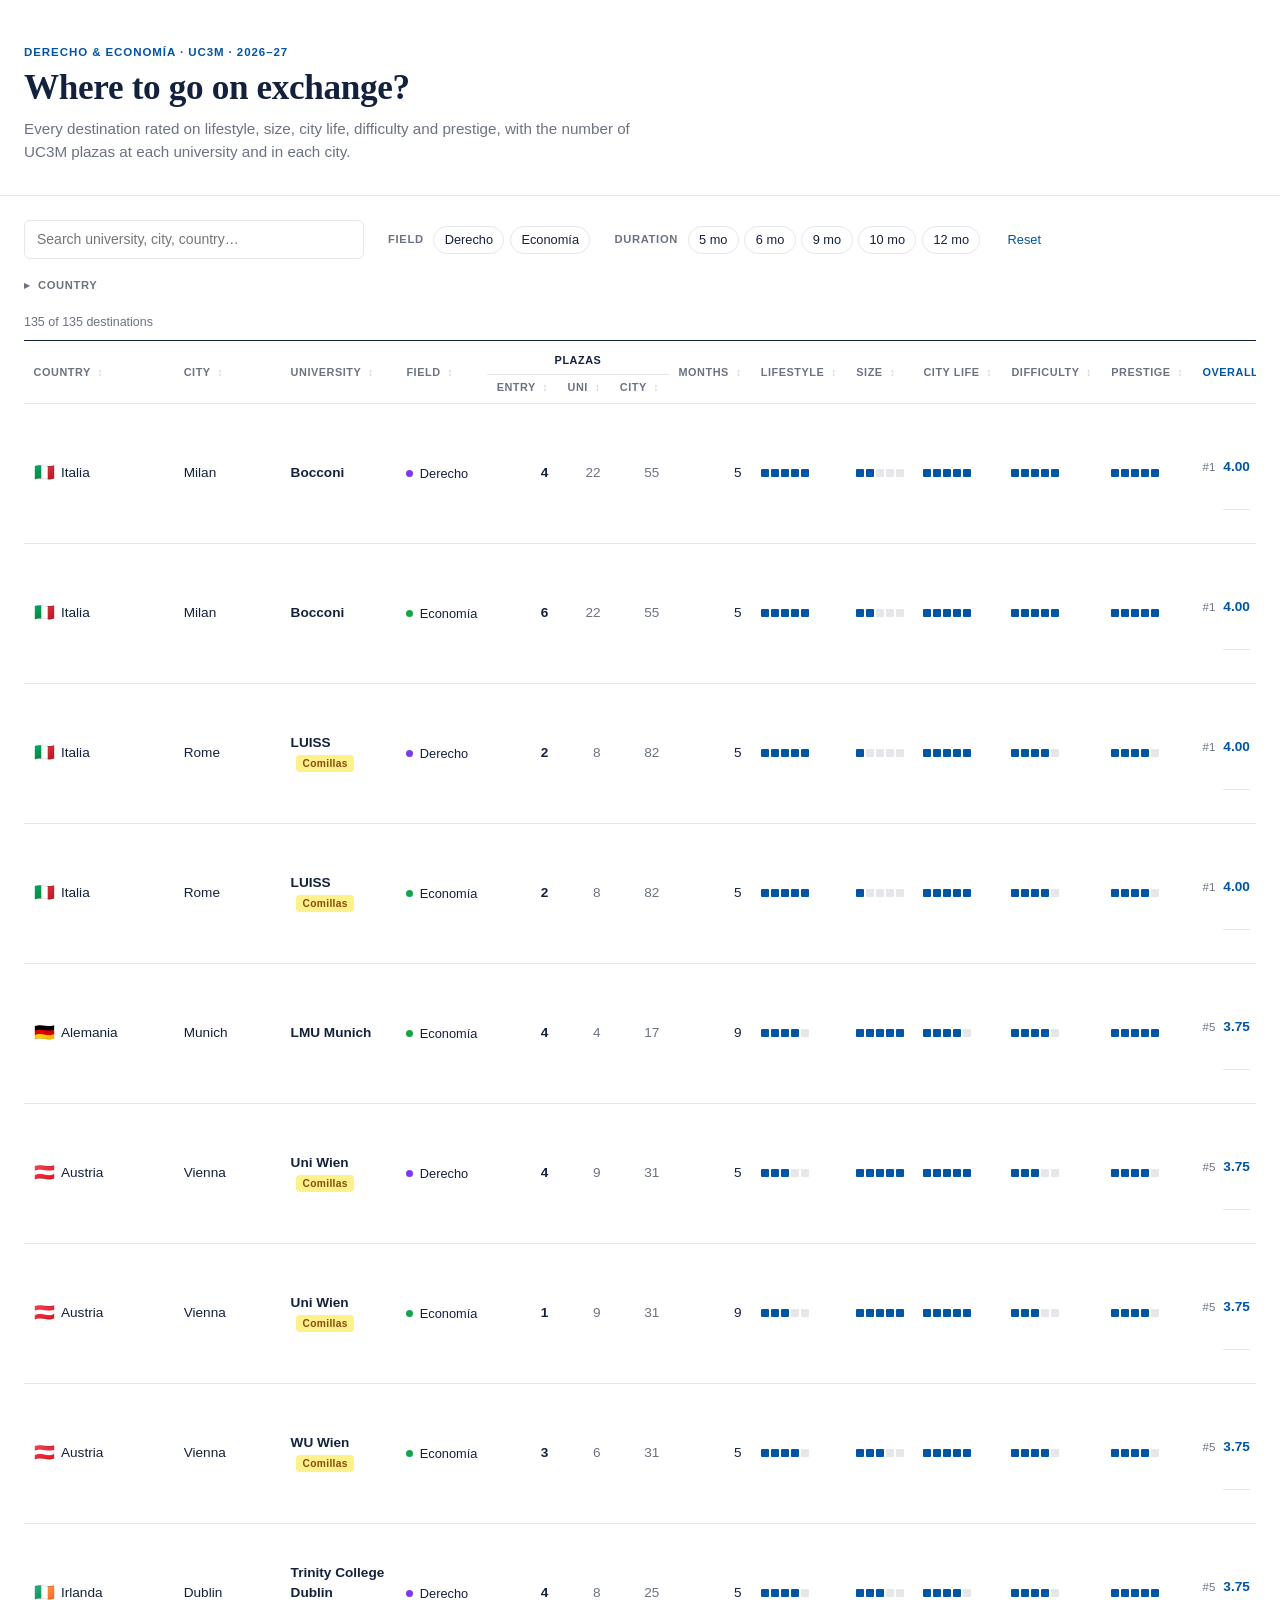
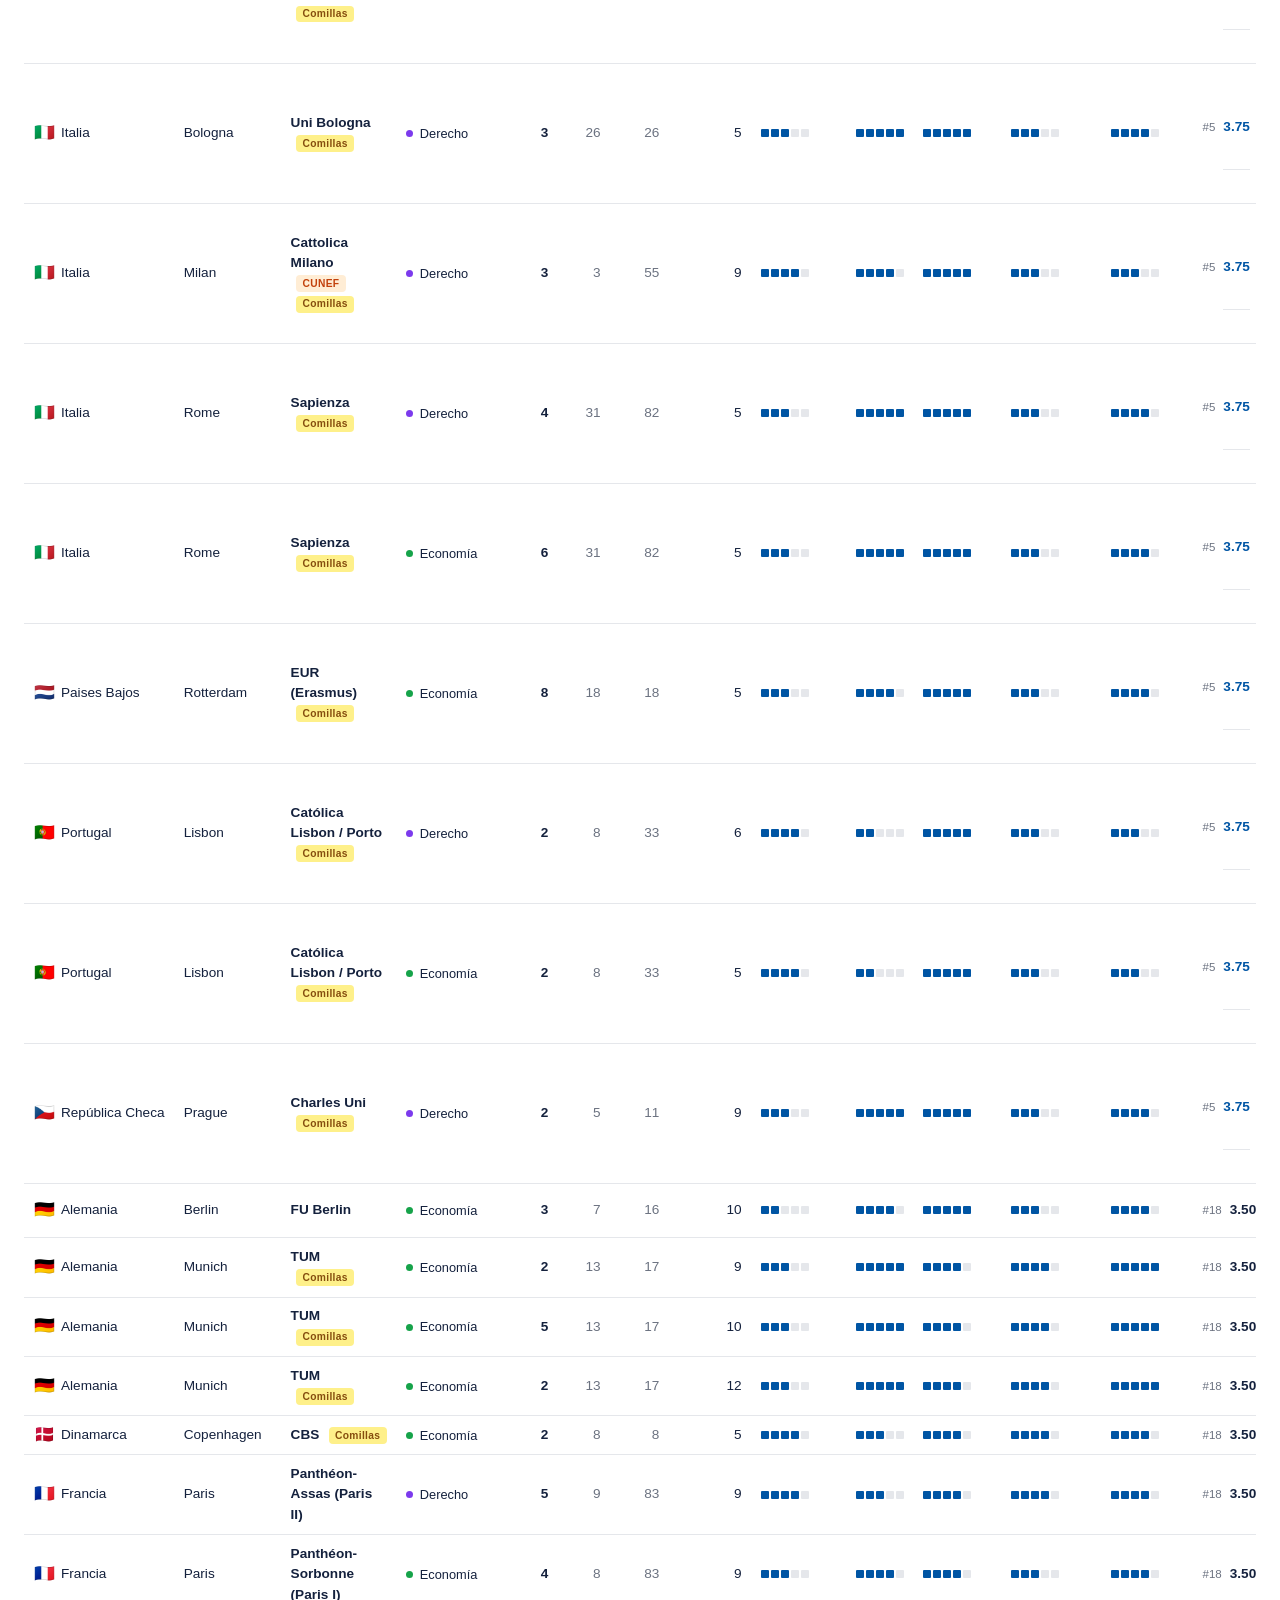
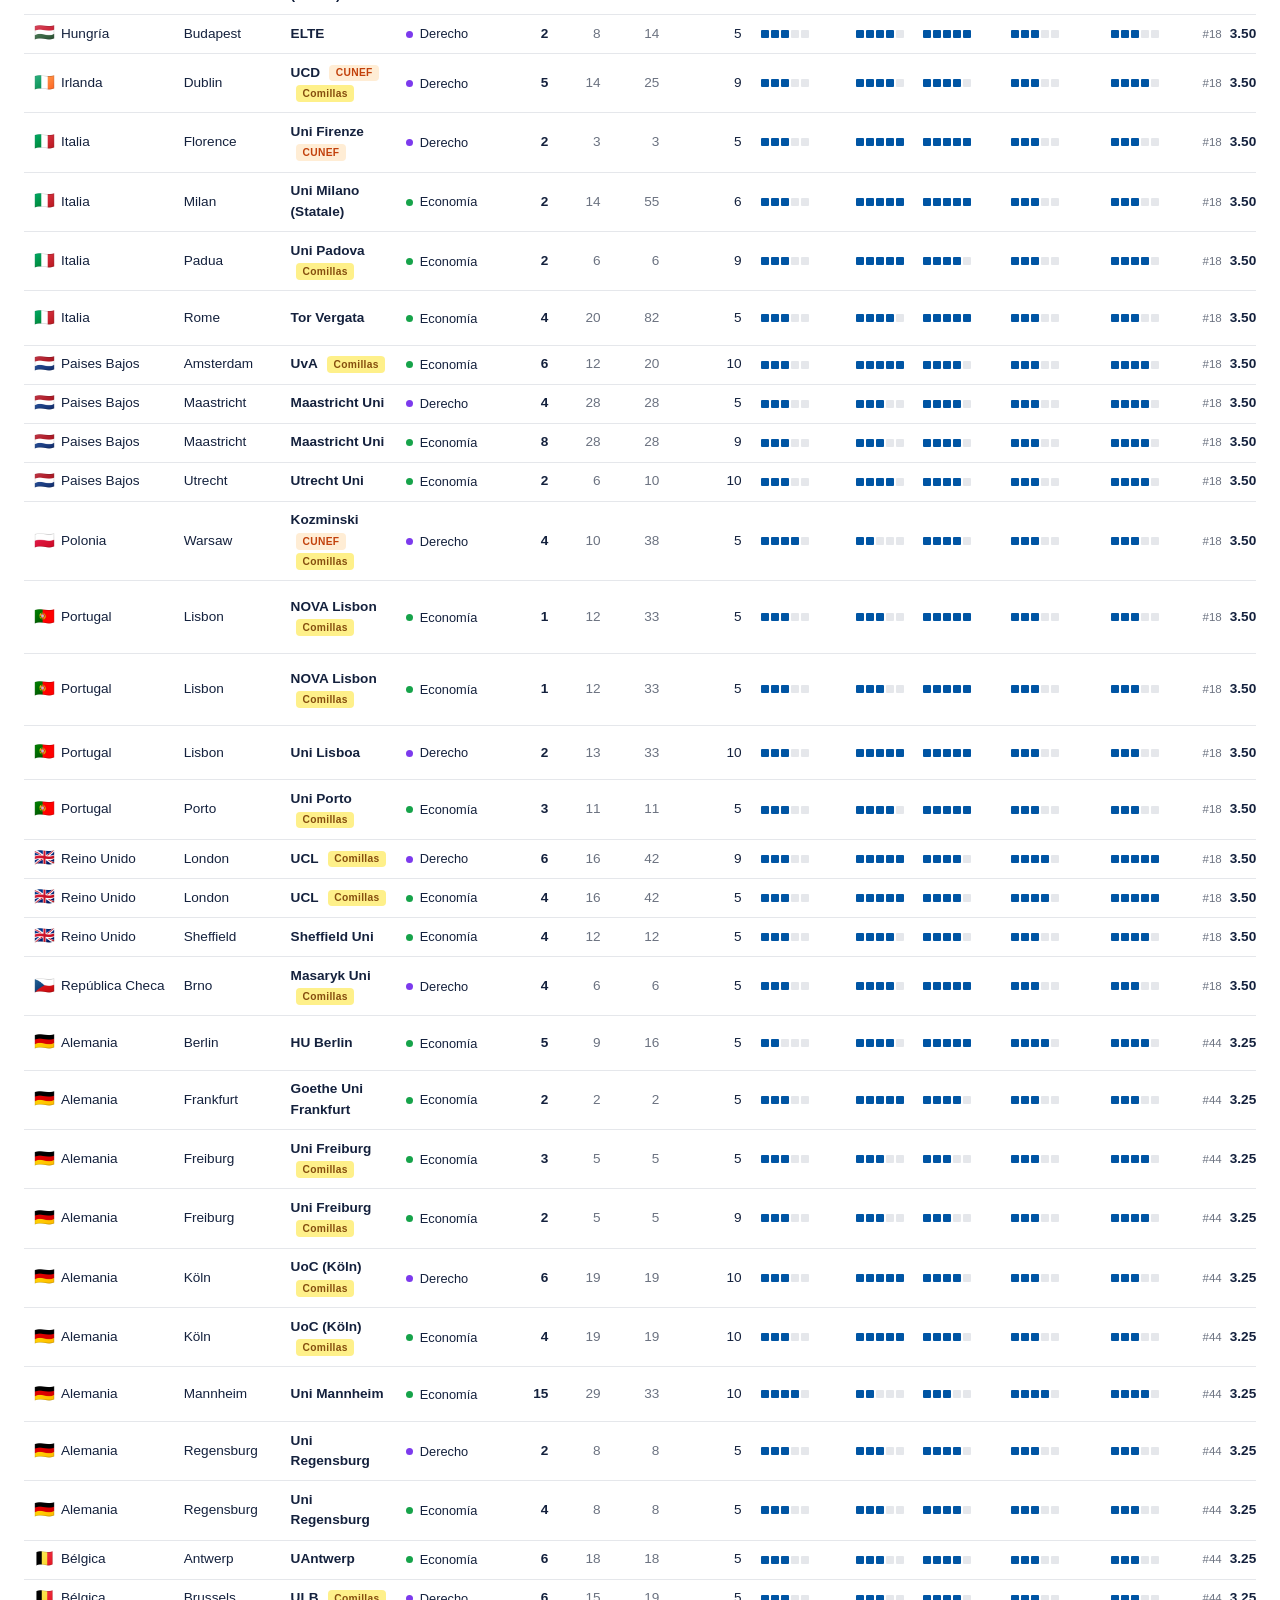
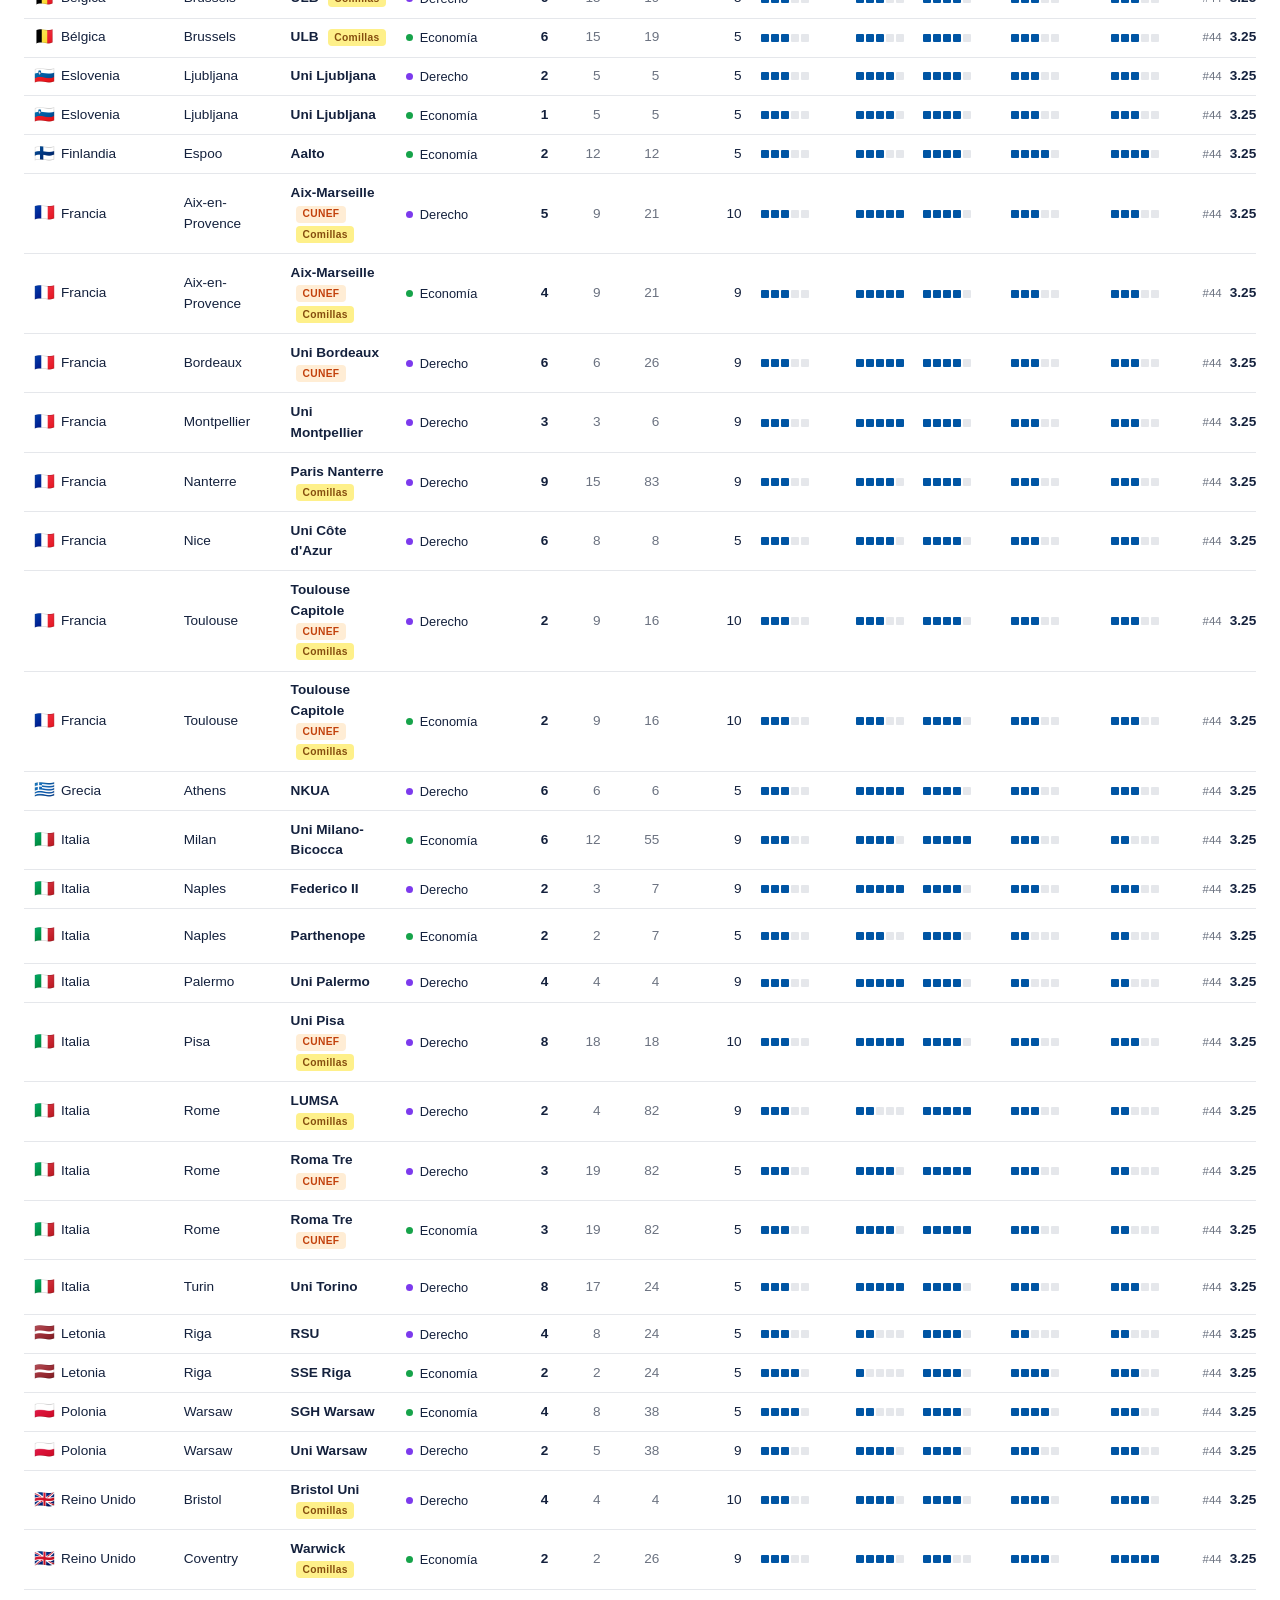
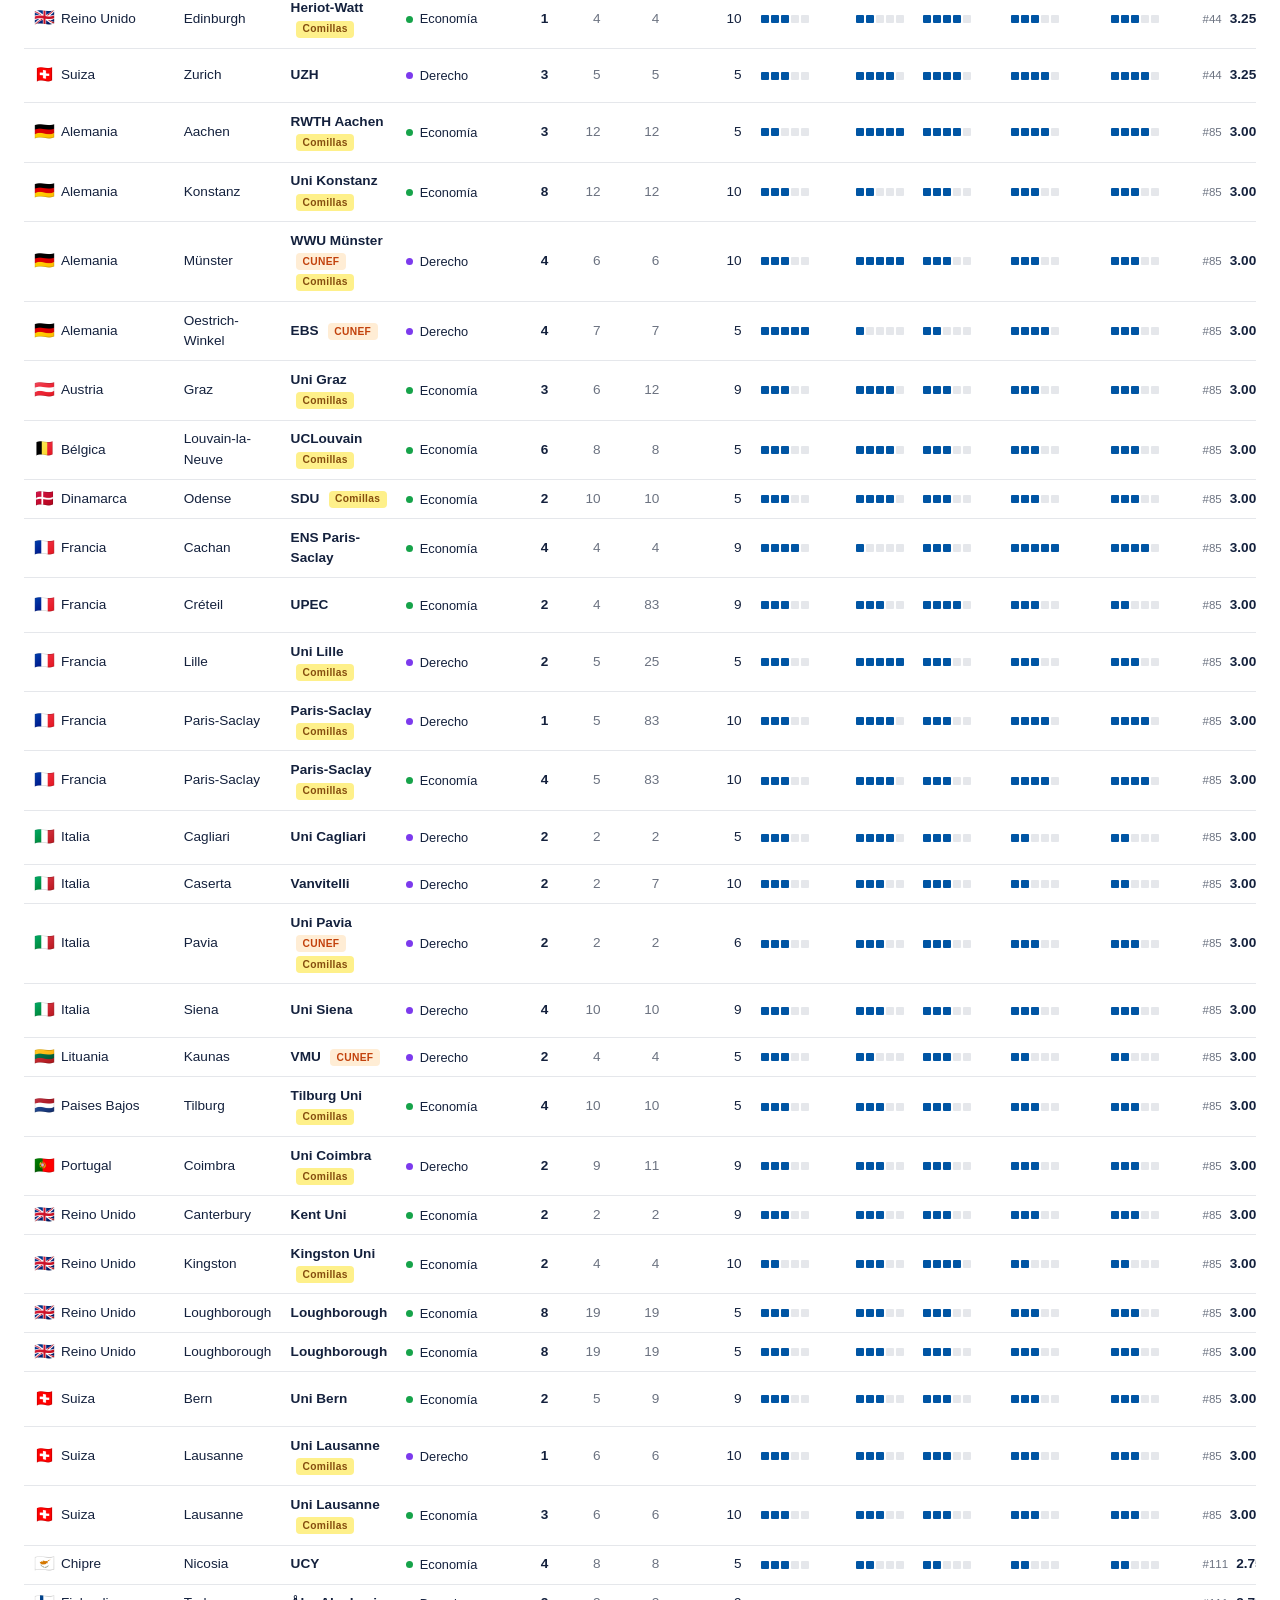
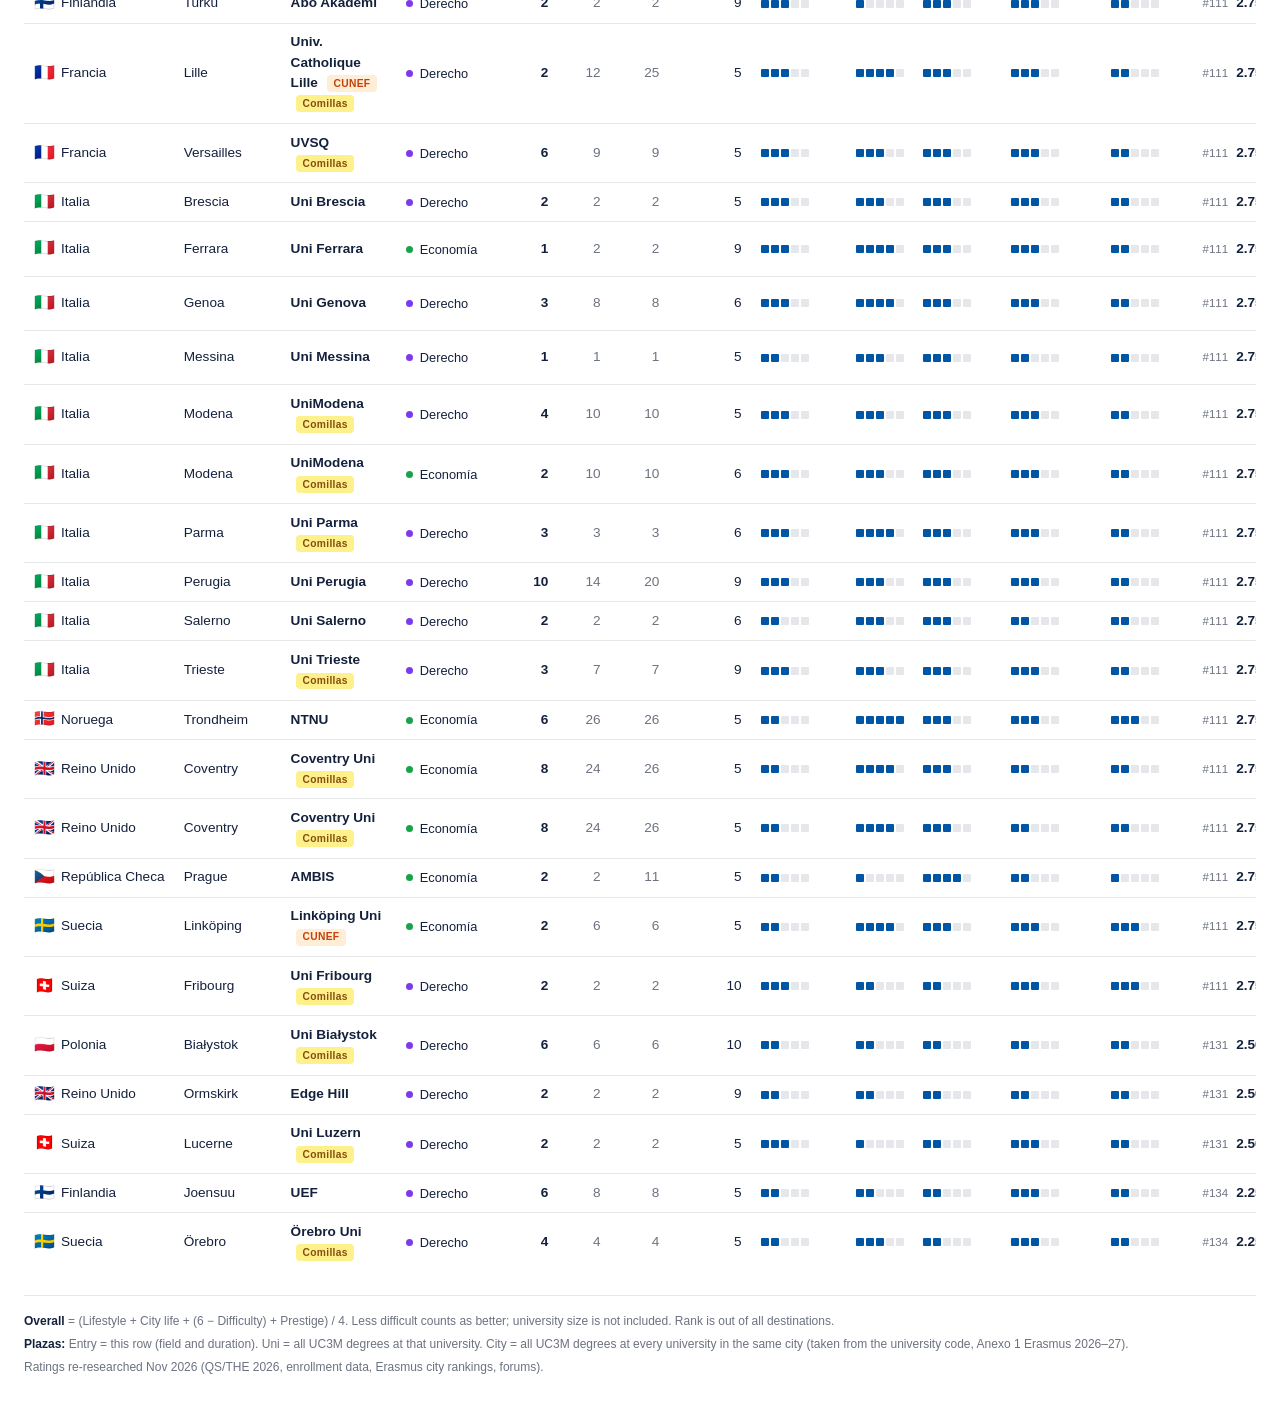
<file: index.html>
<!DOCTYPE html>
<html lang="es">
<head>
<meta charset="UTF-8">
<meta name="viewport" content="width=device-width, initial-scale=1.0">
<title>Exchange destinations</title>
<link rel="stylesheet" href="style.css">
<base target="_blank">
</head>
<body>
  <header class="top">
    <div class="wrap">
      <p class="eyebrow">Derecho &amp; Economía · UC3M · 2026–27</p>
      <h1>Where to go on exchange?</h1>
      <p class="lede">Every destination rated on lifestyle, size, city life, difficulty and prestige, with the number of UC3M plazas at each university and in each city.</p>
    </div>
  </header>

  <main class="wrap">
    <section class="toolbar">
      <input type="search" id="search" placeholder="Search university, city, country…" aria-label="Search">
      <div class="group"><span class="group-label">Field</span><div class="slicer" id="slicer-field"></div></div>
      <div class="group"><span class="group-label">Duration</span><div class="slicer" id="slicer-meses"></div></div>
      <button class="link-btn" onclick="clearAll()">Reset</button>
    </section>

    <div class="countries" id="countries">
      <button class="countries-toggle" type="button" aria-expanded="false" aria-controls="countries-body">
        <span class="chev">▸</span> Country <span id="country-count"></span>
      </button>
      <div class="countries-body" id="countries-body">
        <div class="countries-inner"><div class="slicer" id="slicer-country"></div></div>
      </div>
    </div>

    <p class="count" id="count"></p>

    <div class="table-wrap">
      <table>
        <thead>
          <tr>
            <th rowspan="2" data-key="country">Country <span class="sort-icon">↕</span></th>
            <th rowspan="2" data-key="city">City <span class="sort-icon">↕</span></th>
            <th rowspan="2" data-key="university">University <span class="sort-icon">↕</span></th>
            <th rowspan="2" data-key="field">Field <span class="sort-icon">↕</span></th>
            <th colspan="3" class="group-head">Plazas</th>
            <th rowspan="2" data-key="meses">Months <span class="sort-icon">↕</span></th>
            <th rowspan="2" data-key="lifestyle">Lifestyle <span class="sort-icon">↕</span></th>
            <th rowspan="2" data-key="size">Size <span class="sort-icon">↕</span></th>
            <th rowspan="2" data-key="citylife">City life <span class="sort-icon">↕</span></th>
            <th rowspan="2" data-key="difficulty">Difficulty <span class="sort-icon">↕</span></th>
            <th rowspan="2" data-key="prestige">Prestige <span class="sort-icon">↕</span></th>
            <th rowspan="2" data-key="overall">Overall <span class="sort-icon">↕</span></th>
            <th rowspan="2" data-key="nivel">Language <span class="sort-icon">↕</span></th>
          </tr>
          <tr class="subhead">
            <th data-key="plazas" title="Plazas for this exact entry (field and duration)">Entry <span class="sort-icon">↕</span></th>
            <th data-key="plazasUni" title="All UC3M plazas at this university, every degree">Uni <span class="sort-icon">↕</span></th>
            <th data-key="plazasCity" title="All UC3M plazas in this city, every university and degree">City <span class="sort-icon">↕</span></th>
          </tr>
        </thead>
        <tbody id="tbody"></tbody>
      </table>
      <div id="empty" class="empty" style="display:none">No matching destinations</div>
    </div>

    <footer>
      <p><b>Overall</b> = (Lifestyle + City life + (6 − Difficulty) + Prestige) / 4. Less difficult counts as better; university size is not included. Rank is out of all destinations.</p>
      <p><b>Plazas:</b> Entry = this row (field and duration). Uni = all UC3M degrees at that university. City = all UC3M degrees at every university in the same city (taken from the university code, Anexo 1 Erasmus 2026–27).</p>
      <p>Ratings re-researched Nov 2026 (QS/THE 2026, enrollment data, Erasmus city rankings, forums).</p>
    </footer>
  </main>

  <script src="uc3m-plazas.js"></script>
  <script src="data.js"></script>
  <script src="script.js"></script>
</body>
</html>
</file>
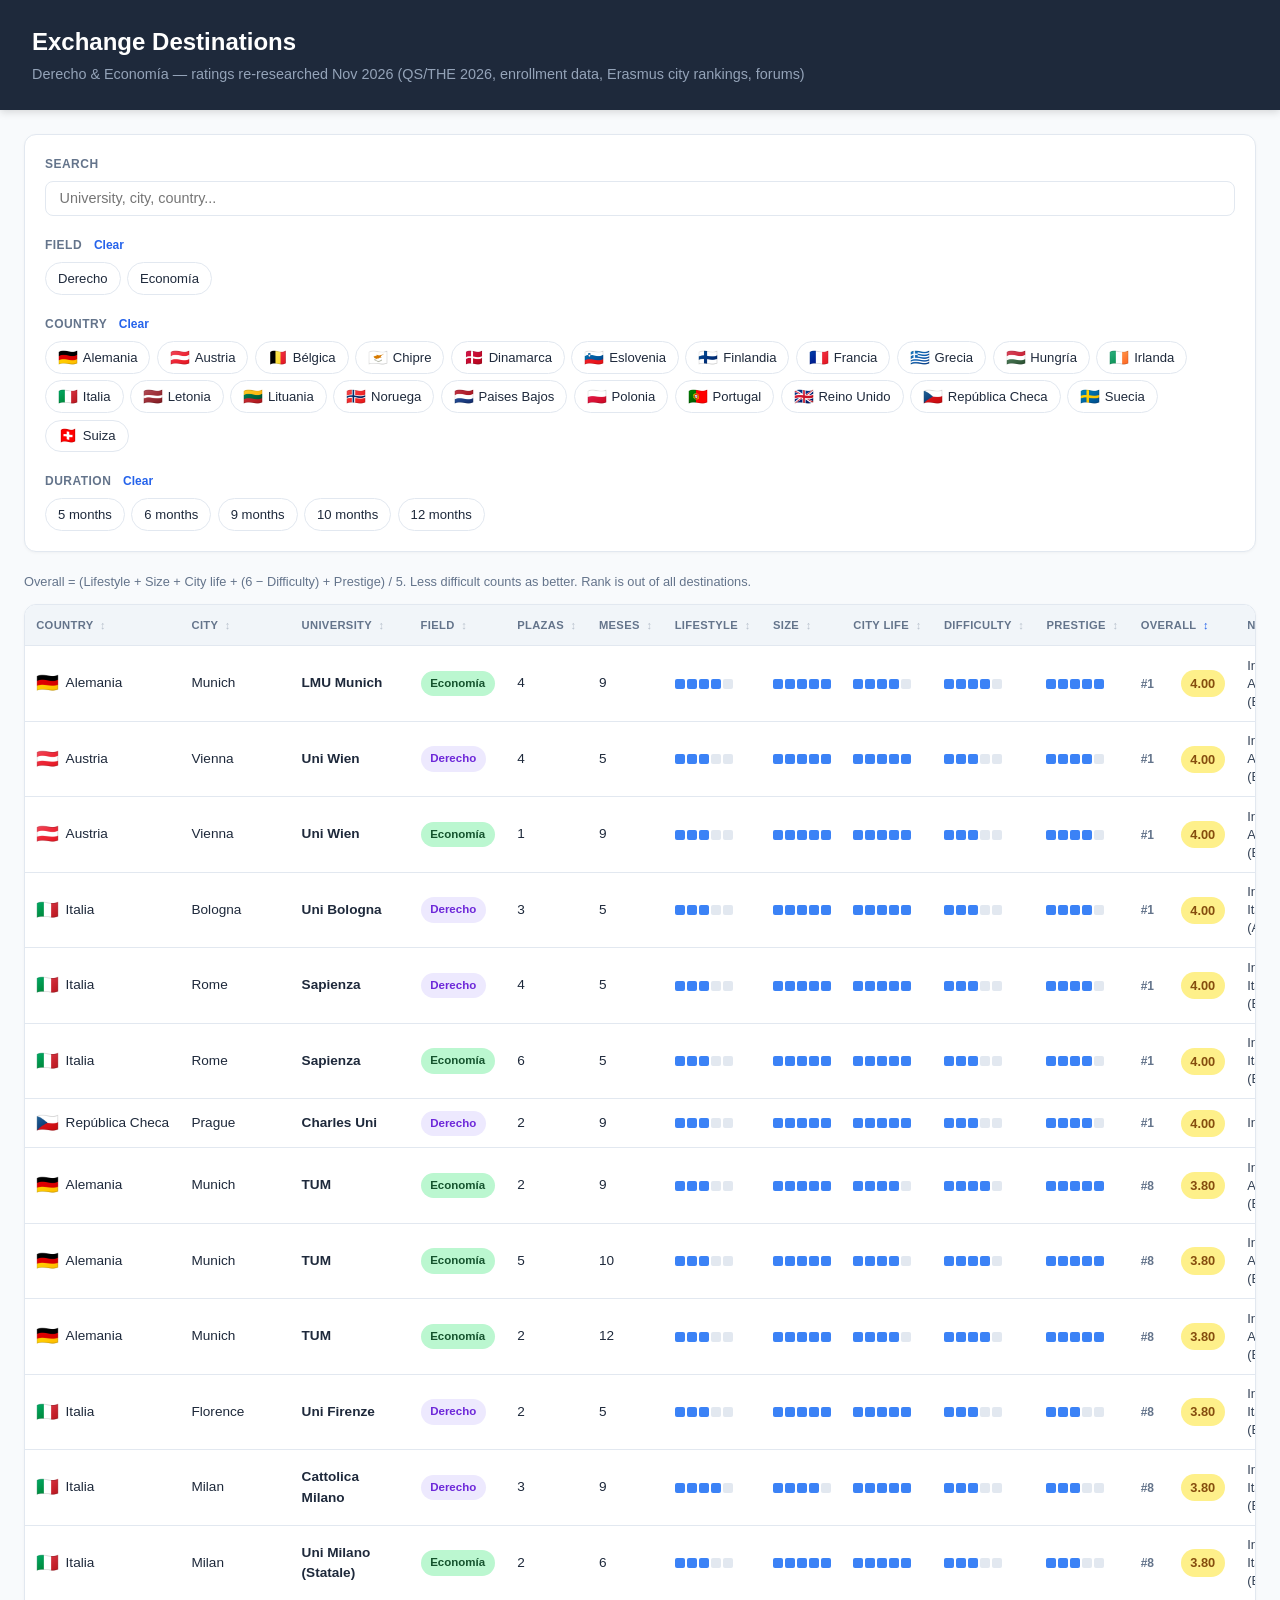
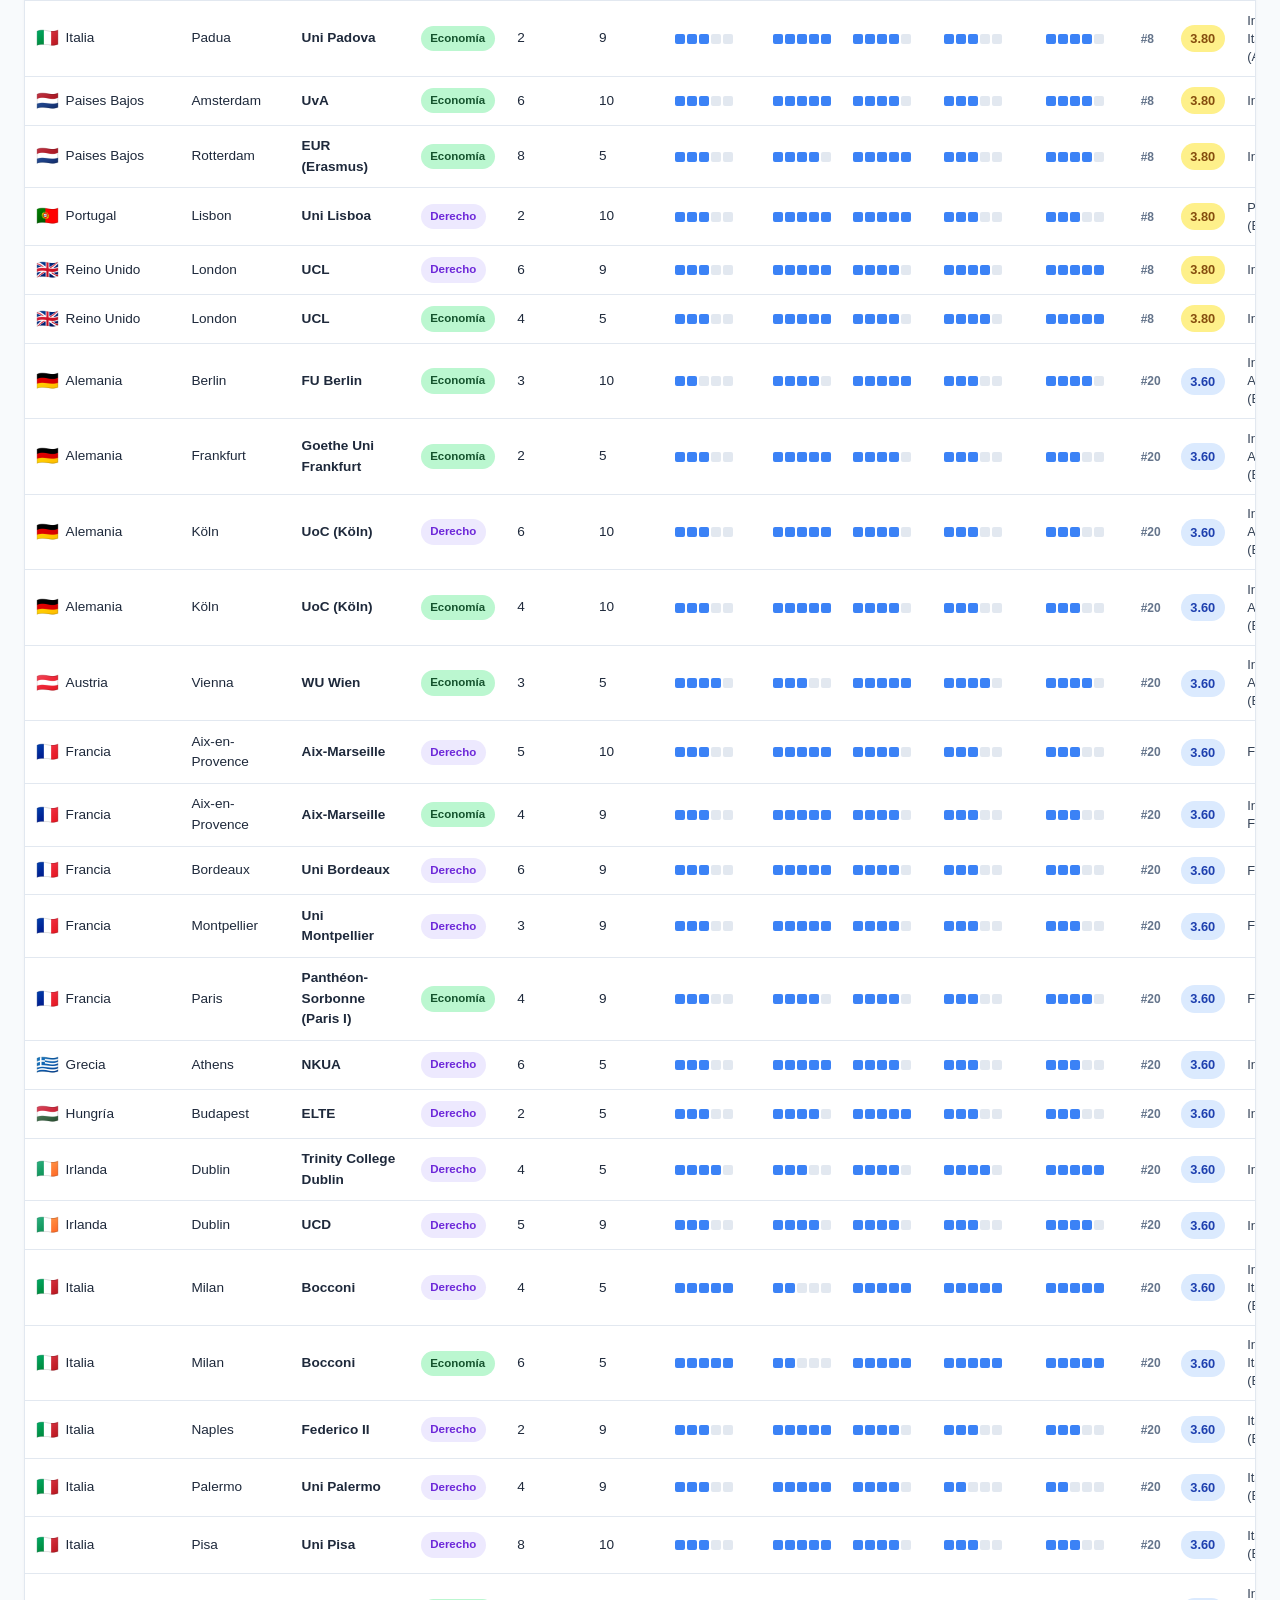
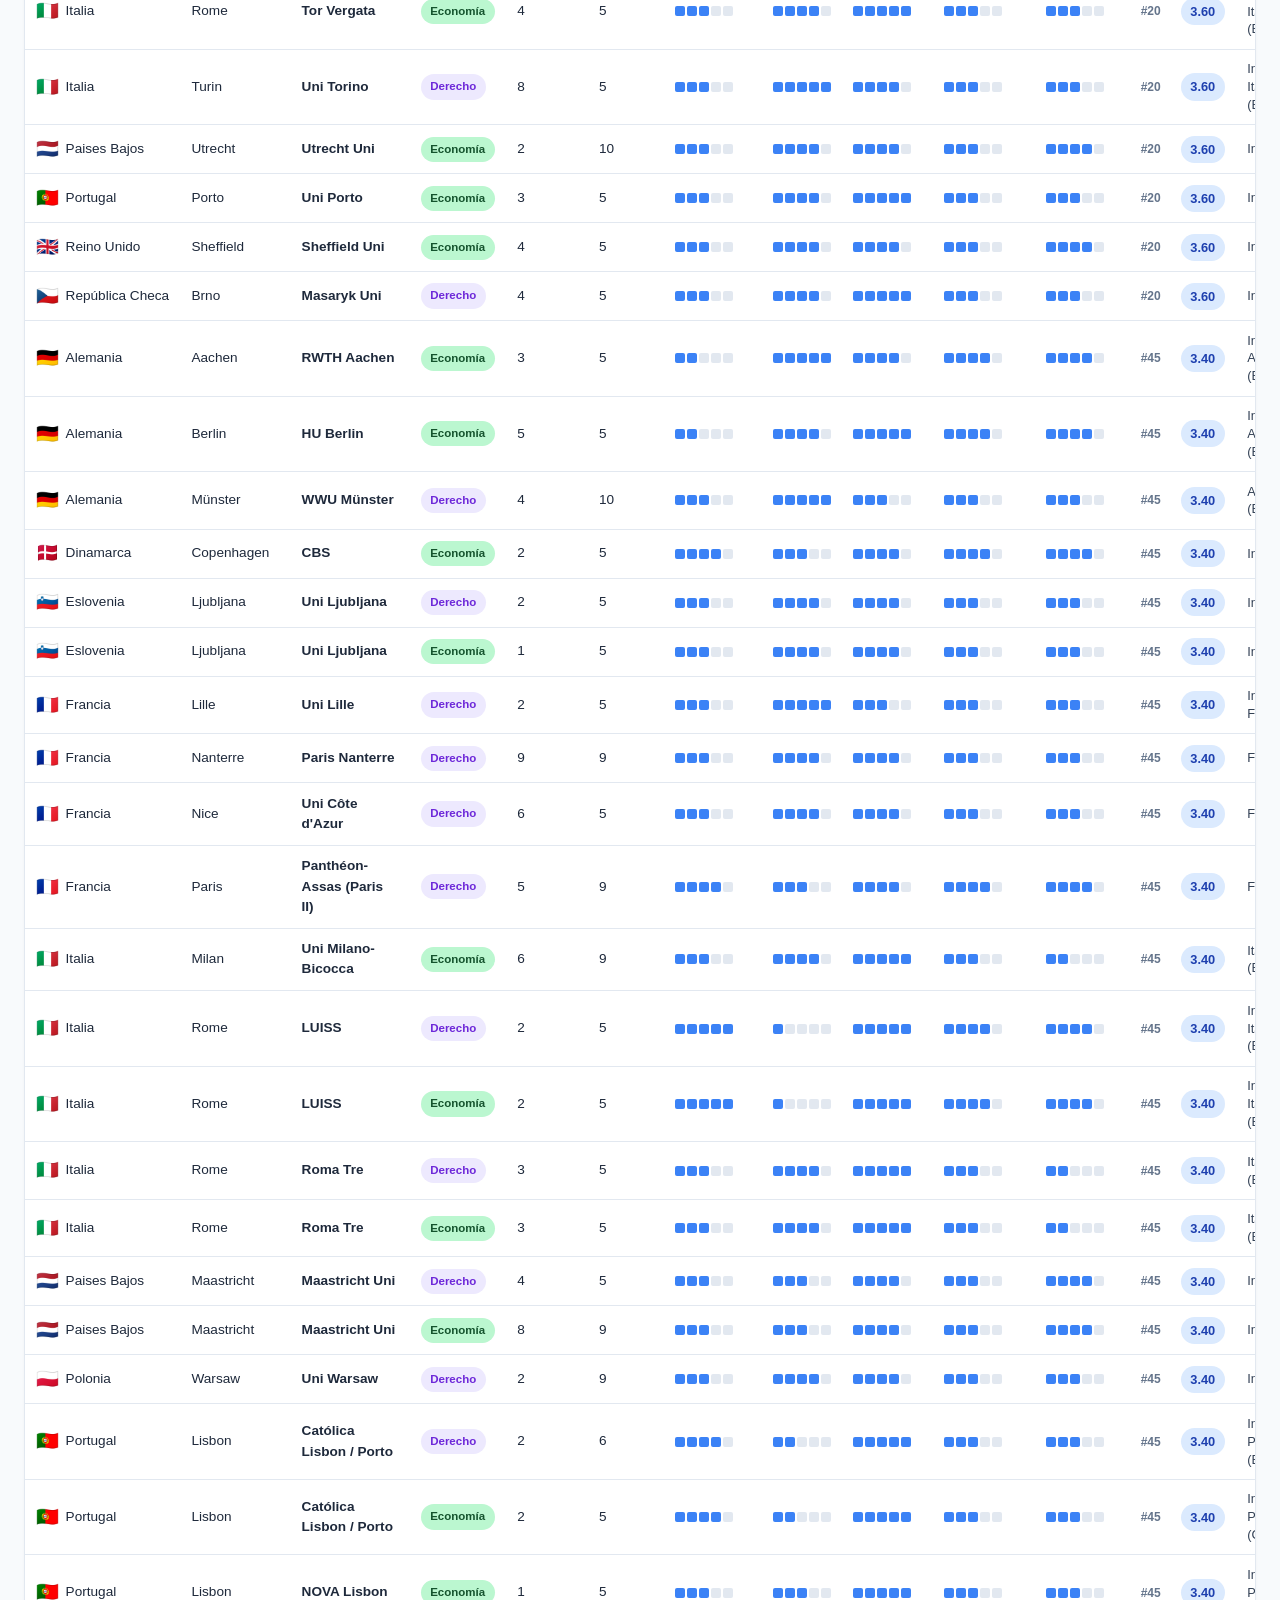
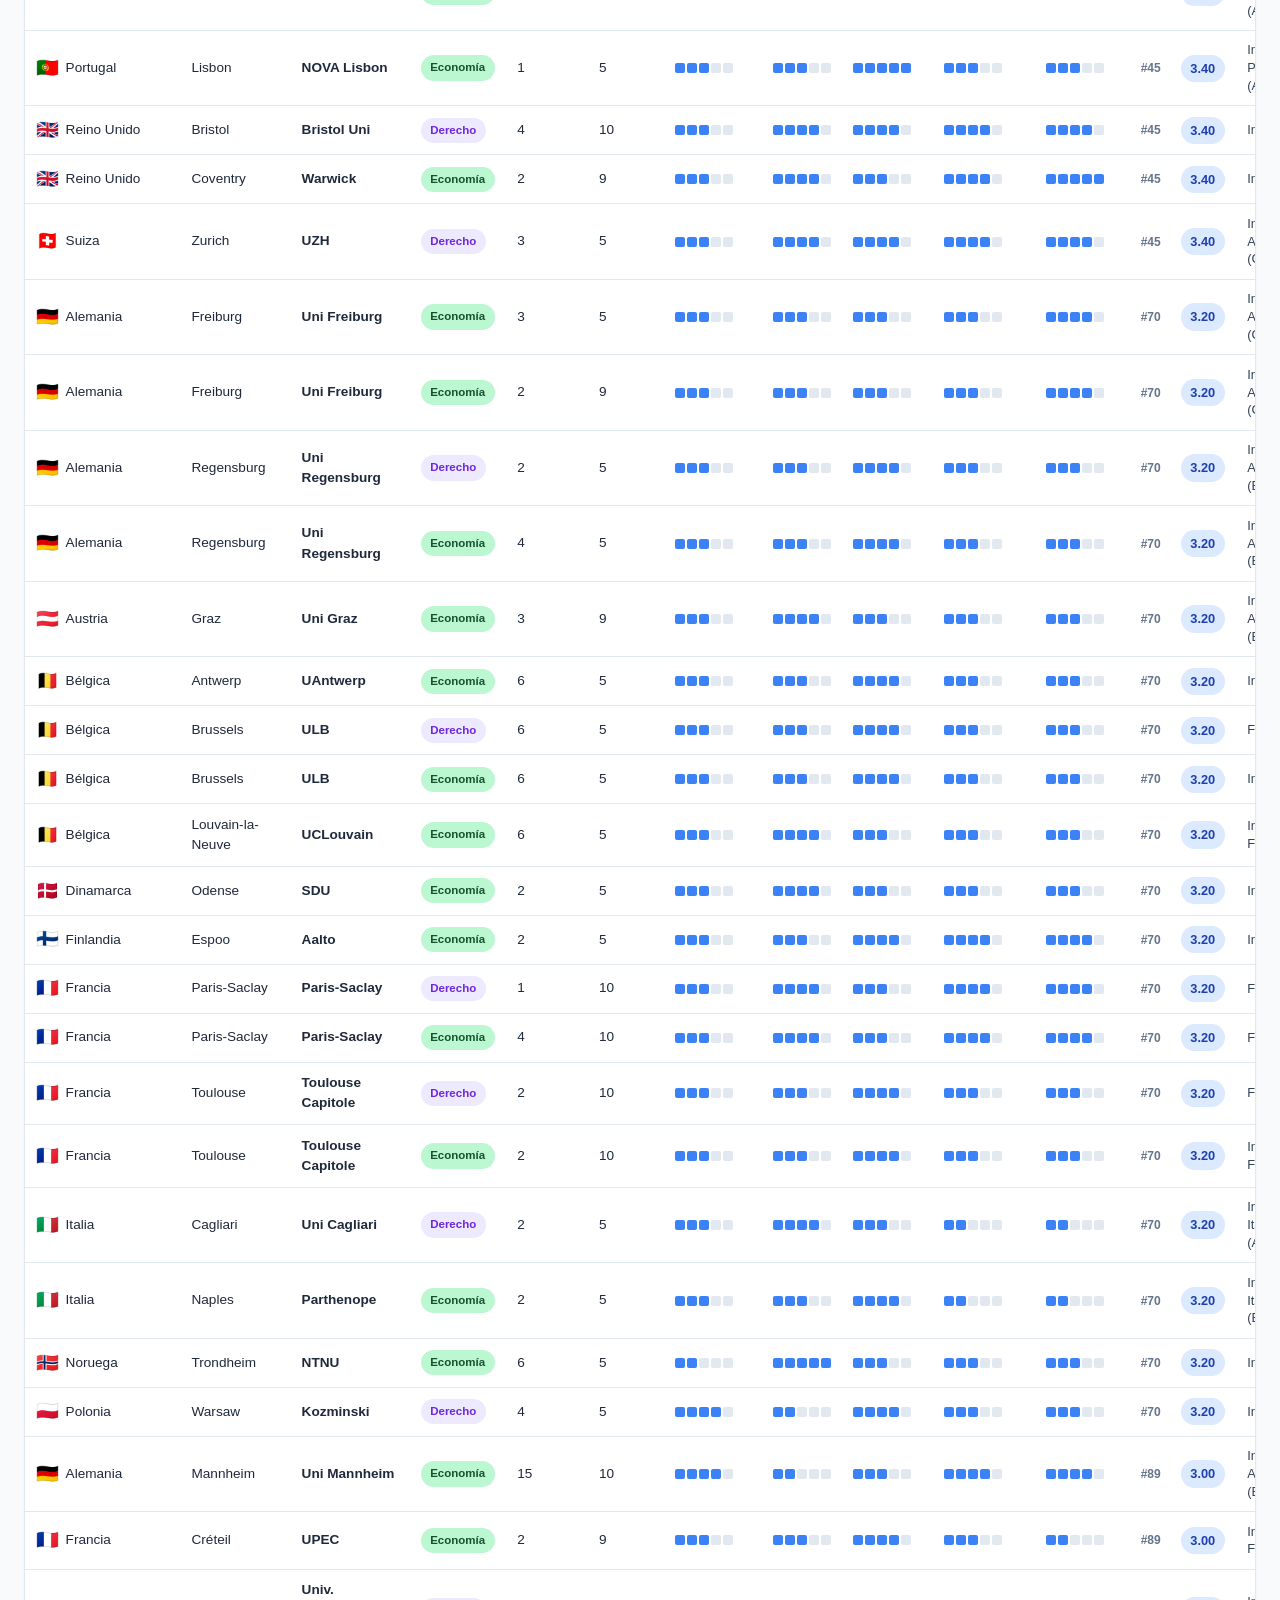
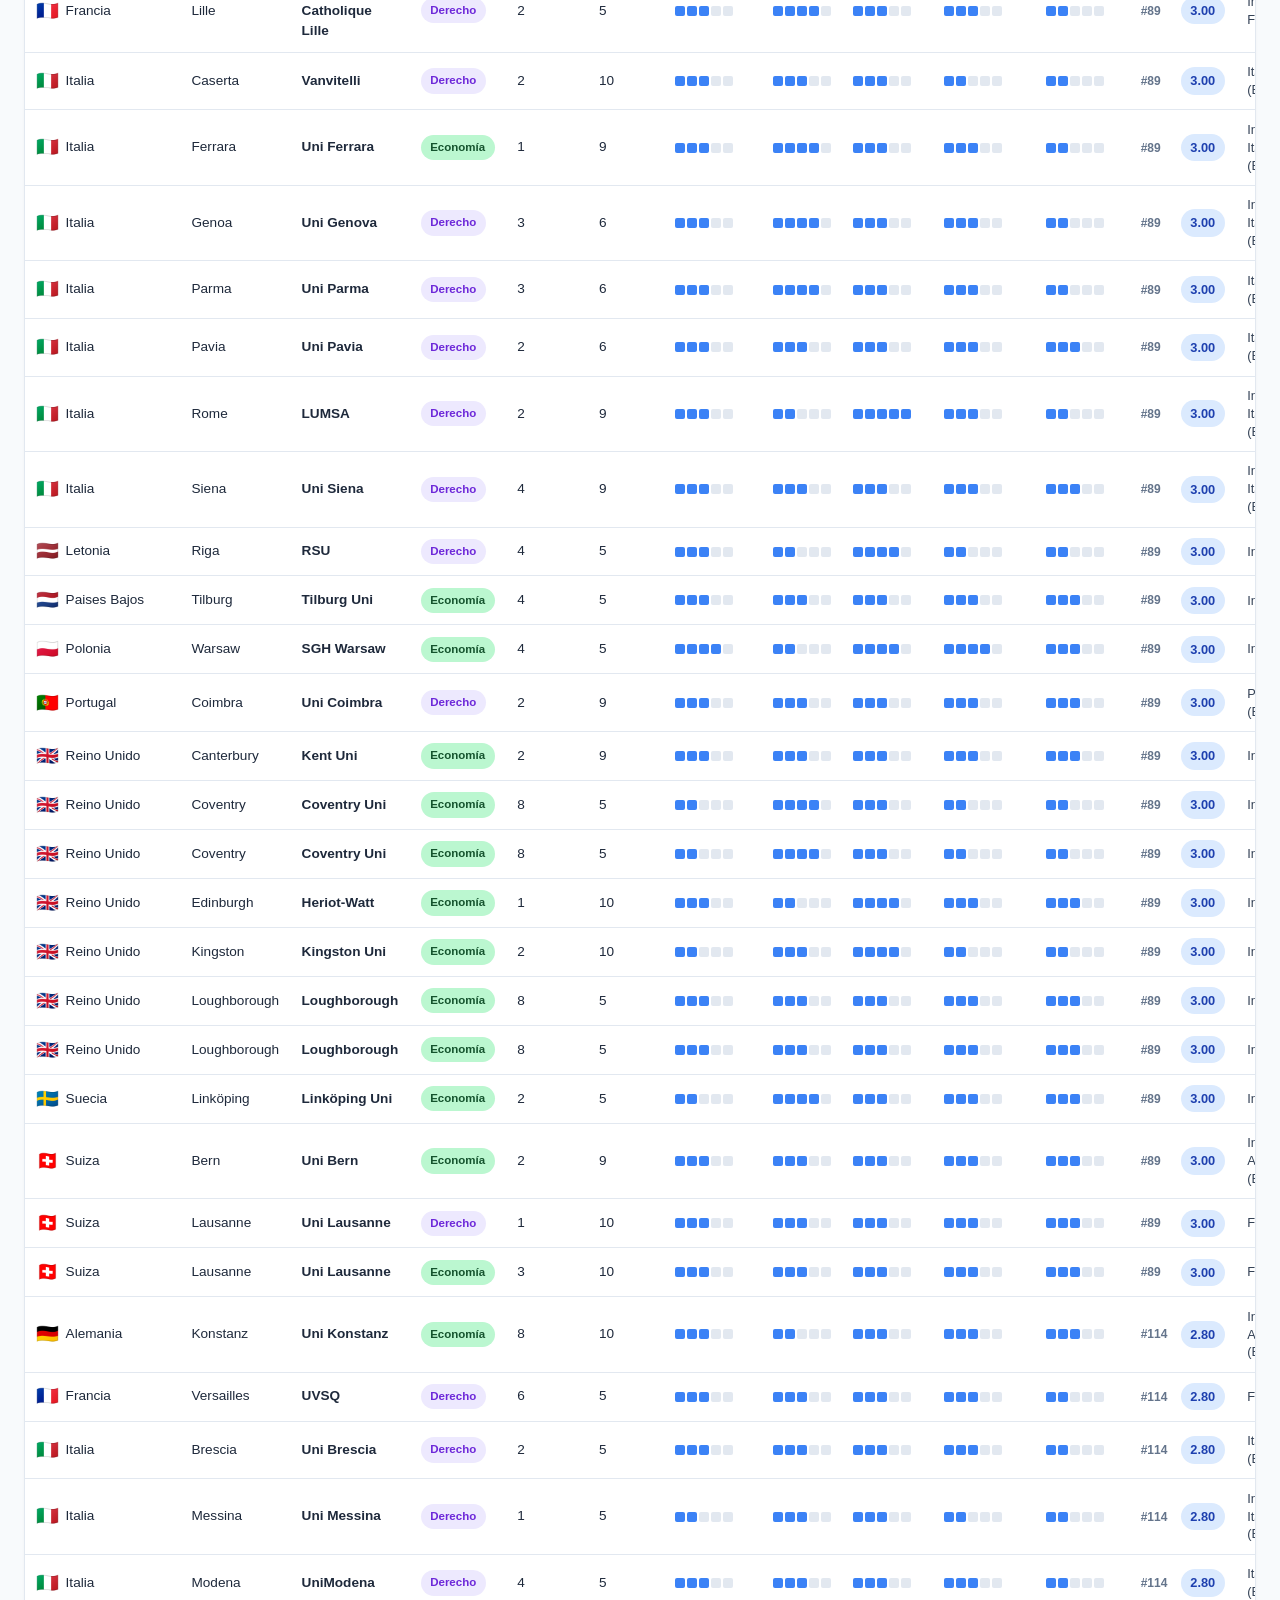
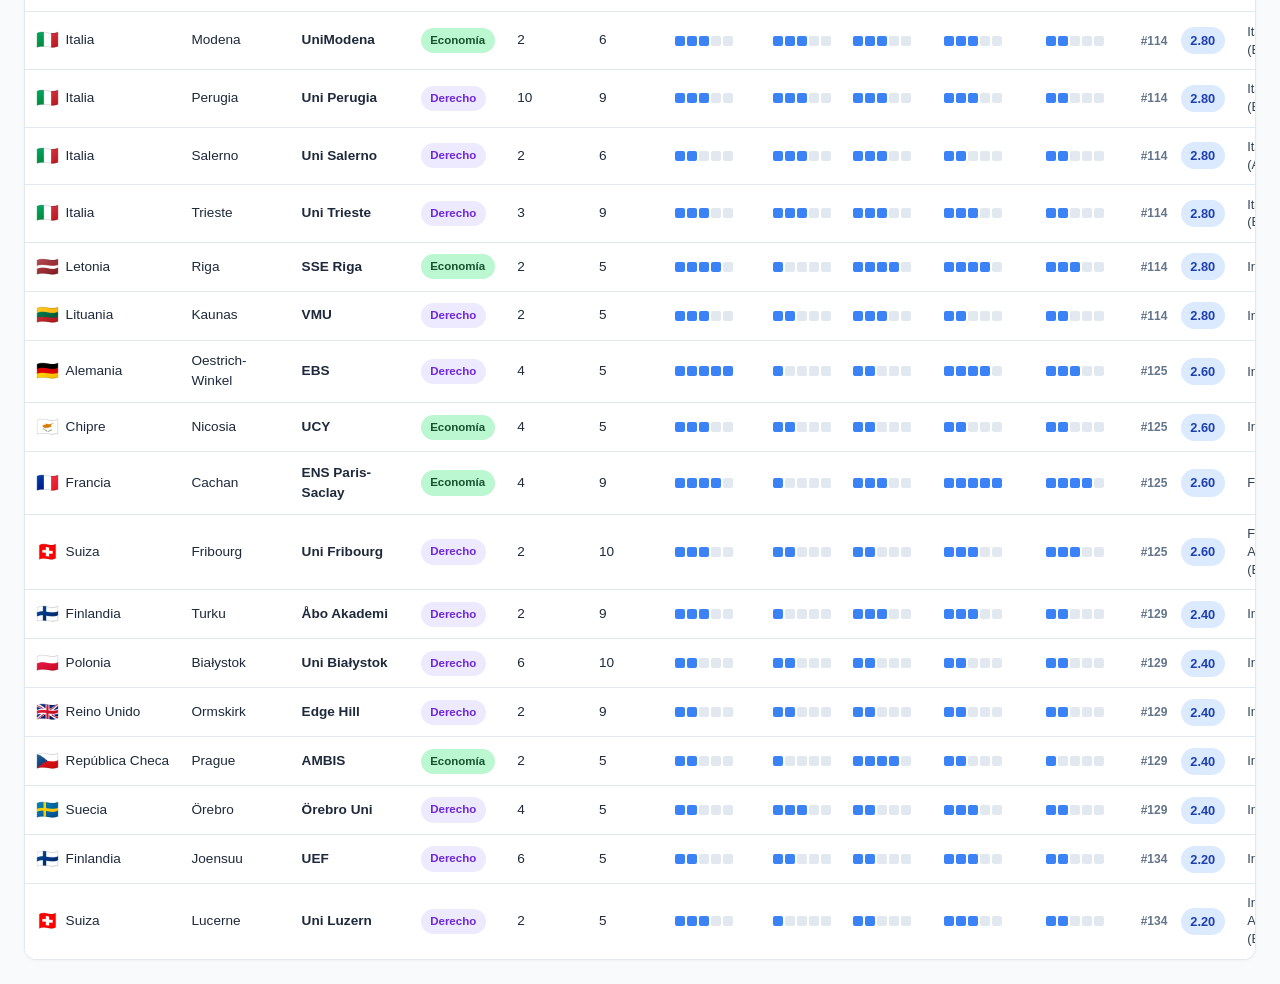
<file: files (8)/index.html>
<!DOCTYPE html>
<html lang="es">
<head>
<meta charset="UTF-8">
<meta name="viewport" content="width=device-width, initial-scale=1.0">
<title>Exchange Destinations</title>
<link rel="stylesheet" href="style.css">
<base target="_blank">
</head>
<body>
  <header>
    <h1>Exchange Destinations</h1>
    <p>Derecho &amp; Economía — ratings re-researched Nov 2026 (QS/THE 2026, enrollment data, Erasmus city rankings, forums)</p>
  </header>

  <div class="container">
    <div class="filters">
      <div class="filter-group">
        <label for="search">Search</label>
        <input type="text" id="search" placeholder="University, city, country...">
      </div>
      <div class="filter-group">
        <label>Field <button class="clear-btn" onclick="clearSlicer('field')">Clear</button></label>
        <div class="slicer" id="slicer-field"></div>
      </div>
      <div class="filter-group">
        <label>Country <button class="clear-btn" onclick="clearSlicer('country')">Clear</button></label>
        <div class="slicer" id="slicer-country"></div>
      </div>
      <div class="filter-group">
        <label>Duration <button class="clear-btn" onclick="clearSlicer('meses')">Clear</button></label>
        <div class="slicer" id="slicer-meses"></div>
      </div>
    </div>

    <p class="note">Overall = (Lifestyle + Size + City life + (6 − Difficulty) + Prestige) / 5. Less difficult counts as better. Rank is out of all destinations.</p>

    <div class="table-wrap">
      <table>
        <thead>
          <tr>
            <th data-key="country">Country <span class="sort-icon">↕</span></th>
            <th data-key="city">City <span class="sort-icon">↕</span></th>
            <th data-key="university">University <span class="sort-icon">↕</span></th>
            <th data-key="field">Field <span class="sort-icon">↕</span></th>
            <th data-key="plazas">Plazas <span class="sort-icon">↕</span></th>
            <th data-key="meses">Meses <span class="sort-icon">↕</span></th>
            <th data-key="lifestyle">Lifestyle <span class="sort-icon">↕</span></th>
            <th data-key="size">Size <span class="sort-icon">↕</span></th>
            <th data-key="citylife">City life <span class="sort-icon">↕</span></th>
            <th data-key="difficulty">Difficulty <span class="sort-icon">↕</span></th>
            <th data-key="prestige">Prestige <span class="sort-icon">↕</span></th>
            <th data-key="overall">Overall <span class="sort-icon">↕</span></th>
            <th data-key="nivel">Nivel <span class="sort-icon">↕</span></th>
          </tr>
        </thead>
        <tbody id="tbody"></tbody>
      </table>
      <div id="empty" class="empty" style="display:none">No matching destinations</div>
    </div>
  </div>

  <script src="data.js"></script>
  <script src="script.js"></script>
</body>
</html>
</file>
<file: style.css>
:root {
  --bg: #ffffff;
  --text: #14213d;
  --muted: #6b7280;
  --line: #e5e7eb;
  --soft: #f6f7f9;
  --blue: #0055a4;
  --blue-soft: #e8f0fa;
  --serif: "Source Serif 4", Georgia, "Times New Roman", serif;
}
* { box-sizing: border-box; margin: 0; padding: 0; }
body {
  font-family: -apple-system, BlinkMacSystemFont, "Segoe UI", Roboto, Helvetica, Arial, sans-serif;
  font-size: 14px;
  line-height: 1.5;
  color: var(--text);
  background: var(--bg);
}
.wrap { max-width: 1320px; margin: 0 auto; padding: 0 1.5rem; }

/* Header */
.top { border-bottom: 1px solid var(--line); padding: 2.75rem 0 2rem; margin-bottom: 1.5rem; }
.eyebrow { font-size: 0.72rem; font-weight: 600; letter-spacing: 0.08em; text-transform: uppercase; color: var(--blue); }
h1 { font-family: var(--serif); font-size: 2.2rem; font-weight: 600; letter-spacing: -0.01em; line-height: 1.15; margin: 0.4rem 0 0.6rem; }
.lede { max-width: 640px; color: var(--muted); font-size: 0.95rem; }

/* Toolbar */
.toolbar { display: flex; flex-wrap: wrap; align-items: center; gap: 0.75rem 1.5rem; }
input[type="search"] {
  flex: 1 1 260px; max-width: 340px;
  padding: 0.5rem 0.75rem;
  font: inherit;
  border: 1px solid var(--line);
  border-radius: 6px;
  background: #fff;
}
input[type="search"]:focus { outline: none; border-color: var(--blue); box-shadow: 0 0 0 3px var(--blue-soft); }
.group { display: flex; align-items: center; gap: 0.6rem; }
.group-label, summary { font-size: 0.7rem; font-weight: 600; letter-spacing: 0.06em; text-transform: uppercase; color: var(--muted); }
.slicer { display: flex; flex-wrap: wrap; gap: 0.35rem; }
.chip {
  display: inline-flex; align-items: center; gap: 0.3rem;
  padding: 0.22rem 0.65rem;
  border: 1px solid var(--line);
  border-radius: 999px;
  font-size: 0.8rem;
  cursor: pointer;
  user-select: none;
  background: #fff;
  transition: border-color 0.12s, background 0.12s;
}
.chip:hover { border-color: #9ca3af; }
.chip.active { background: var(--blue); border-color: var(--blue); color: #fff; }
.chip .flag { font-size: 0.95rem; }
.link-btn { background: none; border: none; font: inherit; font-size: 0.8rem; color: var(--blue); cursor: pointer; padding: 0.2rem; }
.link-btn:hover { text-decoration: underline; }


.count { font-size: 0.78rem; color: var(--muted); margin: 1rem 0 0.5rem; }

/* Table */
.table-wrap { border-top: 1px solid var(--text); overflow-x: auto; }
table { width: 100%; border-collapse: collapse; min-width: 1280px; font-size: 0.85rem; }
thead { position: sticky; top: 0; z-index: 5; background: #fff; }
thead th {
  background: #fff;
  text-align: left;
  padding: 0.7rem 0.6rem;
  font-size: 0.68rem;
  font-weight: 600;
  letter-spacing: 0.05em;
  text-transform: uppercase;
  color: var(--muted);
  border-bottom: 1px solid var(--line);
  cursor: pointer;
  user-select: none;
  white-space: nowrap;
}
thead th:hover { color: var(--blue); }
thead th.sorted { color: var(--blue); }
.sort-icon { margin-left: 0.2rem; opacity: 0.35; }
th.sorted .sort-icon { opacity: 1; }
thead th.group-head { cursor: default; text-align: center; color: var(--text); border-bottom: 1px solid var(--line); padding-bottom: 0.35rem; }
thead th.group-head:hover { color: var(--text); }
thead tr.subhead th { padding: 0.25rem 0.6rem 0.5rem; text-align: right; }
td { padding: 0.55rem 0.6rem; border-bottom: 1px solid var(--line); vertical-align: middle; }
tbody tr:hover { background: var(--soft); }
tbody tr:last-child td { border-bottom: none; }

.country-cell { display: flex; align-items: center; gap: 0.4rem; white-space: nowrap; }
.flag { font-size: 1.05rem; line-height: 1; }
td strong { font-weight: 600; }
.num { font-variant-numeric: tabular-nums; text-align: right; }
.plz-uni, .plz-city { color: var(--muted); }
.plz-entry { font-weight: 600; }

/* Field */
.badge { display: inline-flex; align-items: center; gap: 0.4rem; font-size: 0.8rem; white-space: nowrap; }
.badge::before { content: ""; width: 7px; height: 7px; border-radius: 50%; }
.badge-derecho::before { background: #7c3aed; }
.badge-economia::before { background: #16a34a; }

/* Rating bars */
.rating { display: flex; gap: 2px; align-items: center; }
.rating span { width: 8px; height: 8px; border-radius: 1px; background: var(--line); }
.rating span.on { background: var(--blue); }

/* Overall */
.overall { display: flex; align-items: baseline; gap: 0.5rem; white-space: nowrap; }
.overall .score { font-weight: 700; font-variant-numeric: tabular-nums; }
.overall .rank { font-size: 0.72rem; color: var(--muted); font-variant-numeric: tabular-nums; }
.overall .score.top { color: var(--blue); }

/* Partner tags */
.tag-cunef, .tag-comillas {
  display: inline-block; margin-left: 0.35rem; padding: 0.05rem 0.4rem;
  border-radius: 4px; font-size: 0.64rem; font-weight: 700; letter-spacing: 0.03em; vertical-align: middle;
}
.tag-cunef { background: #ffedd5; color: #c2410c; }
.tag-comillas { background: #fef08a; color: #854d0e; }

.nivel { white-space: pre-line; font-size: 0.8rem; color: #374151; line-height: 1.4; }
.empty { text-align: center; padding: 3rem; color: var(--muted); }

footer { margin: 1.5rem 0 3rem; padding-top: 1rem; border-top: 1px solid var(--line); font-size: 0.75rem; color: var(--muted); }
footer p + p { margin-top: 0.3rem; }
footer b { color: var(--text); font-weight: 600; }

@media (max-width: 768px) {
  .wrap { padding: 0 1rem; }
  h1 { font-size: 1.7rem; }
  .top { padding-top: 1.75rem; }
}

/* ---------- Motion ---------- */
:root { --ease: cubic-bezier(0.2, 0.7, 0.2, 1); }

@keyframes fadeUp { from { opacity: 0; transform: translateY(10px); } }
@keyframes rowIn  { from { opacity: 0; transform: translateY(6px); } }
@keyframes barIn  { from { transform: scaleY(0.2); opacity: 0; } }
@keyframes tick   { 0% { opacity: 0.35; transform: translateY(2px); } 100% { opacity: 1; transform: none; } }

/* Page load */
.top .eyebrow, .top h1, .top .lede, .toolbar, .countries-toggle, .table-wrap {
  animation: fadeUp 0.6s var(--ease) backwards;
}
.top .eyebrow { animation-delay: 0.02s; }
.top h1 { animation-delay: 0.08s; }
.top .lede { animation-delay: 0.14s; }
.toolbar { animation-delay: 0.22s; }
.countries-toggle { animation-delay: 0.28s; }
.table-wrap { animation-delay: 0.34s; }

/* Rows and rating bars re-animate on every filter / sort */
tbody tr { animation: rowIn 0.38s var(--ease) backwards; animation-delay: var(--d, 0ms); transition: background 0.15s; }
tbody tr td:first-child { box-shadow: inset 0 0 0 var(--blue); transition: box-shadow 0.2s var(--ease); }
tbody tr:hover td:first-child { box-shadow: inset 3px 0 0 var(--blue); }
.rating span { transform-origin: bottom; }
.rating span.on { animation: barIn 0.45s var(--ease) backwards; animation-delay: calc(var(--d, 0ms) + 80ms + var(--k, 0) * 45ms); }
.rating span { transition: background 0.2s; }
tbody tr:hover .rating span.on { background: #0a6fd6; }

/* Counter */
.count.tick { animation: tick 0.3s var(--ease); }

/* Chips and buttons */
.chip { transition: background 0.18s var(--ease), border-color 0.18s var(--ease), color 0.18s var(--ease), transform 0.12s var(--ease), box-shadow 0.18s var(--ease); }
.chip:hover { transform: translateY(-1px); box-shadow: 0 2px 6px rgba(20, 33, 61, 0.08); }
.chip:active { transform: scale(0.94); }
.link-btn { transition: opacity 0.15s, transform 0.12s; }
.link-btn:active { transform: scale(0.94); }

/* Search grows on focus */
input[type="search"] { transition: flex-basis 0.3s var(--ease), border-color 0.15s, box-shadow 0.15s; }
input[type="search"]:focus { flex-basis: 340px; }

/* Header cells */
thead th { transition: color 0.15s; }
.sort-icon { display: inline-block; transition: opacity 0.15s, transform 0.25s var(--ease); }
th.sorted .sort-icon { transform: scale(1.15); }
thead { transition: box-shadow 0.25s; }
body.scrolled thead { box-shadow: 0 6px 12px -8px rgba(20, 33, 61, 0.25); }

/* Country panel slides open */
.countries-toggle {
  display: inline-flex; align-items: center; gap: 0.45rem;
  margin-top: 0.9rem; padding: 0.2rem 0;
  background: none; border: none; cursor: pointer;
  font: inherit; font-size: 0.7rem; font-weight: 600; letter-spacing: 0.06em; text-transform: uppercase; color: var(--muted);
  transition: color 0.15s;
}
.countries-toggle:hover { color: var(--blue); }
.chev { display: inline-block; font-size: 0.7rem; transition: transform 0.3s var(--ease); }
.countries.open .chev { transform: rotate(90deg); }
#country-count { color: var(--blue); }
.countries-body { display: grid; grid-template-rows: 0fr; opacity: 0; transition: grid-template-rows 0.4s var(--ease), opacity 0.3s; }
.countries.open .countries-body { grid-template-rows: 1fr; opacity: 1; }
.countries-inner { overflow: hidden; }
.countries-inner .slicer { padding-top: 0.6rem; }

/* Empty state */
.empty { animation: fadeUp 0.4s var(--ease); }

@media (prefers-reduced-motion: reduce) {
  *, *::before, *::after { animation: none !important; transition: none !important; }
}
</file>
<file: files (8)/style.css>
:root {
  --bg: #f8fafc;
  --card: #ffffff;
  --text: #1e293b;
  --muted: #64748b;
  --border: #e2e8f0;
  --primary: #2563eb;
  --header-bg: #1e293b;
}
* { box-sizing: border-box; margin: 0; padding: 0; }
body {
  font-family: -apple-system, BlinkMacSystemFont, "Segoe UI", Roboto, "Helvetica Neue", Arial, sans-serif;
  background: var(--bg);
  color: var(--text);
  line-height: 1.5;
  min-height: 100vh;
}
header {
  background: var(--header-bg);
  color: white;
  padding: 1.5rem 2rem;
  box-shadow: 0 2px 8px rgba(0,0,0,0.15);
}
header h1 { font-size: 1.5rem; font-weight: 600; }
header p { color: #94a3b8; font-size: 0.9rem; margin-top: 0.25rem; }
.container { max-width: 1500px; margin: 0 auto; padding: 1.5rem; }

.filters {
  background: var(--card);
  border: 1px solid var(--border);
  border-radius: 12px;
  padding: 1.25rem;
  margin-bottom: 1.25rem;
  display: grid;
  gap: 1.25rem;
  box-shadow: 0 1px 3px rgba(0,0,0,0.04);
}
.filter-group label {
  display: block;
  font-size: 0.75rem;
  font-weight: 600;
  text-transform: uppercase;
  letter-spacing: 0.04em;
  color: var(--muted);
  margin-bottom: 0.5rem;
}
.filter-group input[type="text"] {
  width: 100%;
  padding: 0.55rem 0.85rem;
  border: 1px solid var(--border);
  border-radius: 8px;
  font-size: 0.9rem;
}
.filter-group input[type="text"]:focus {
  outline: none;
  border-color: var(--primary);
  box-shadow: 0 0 0 3px rgba(37,99,235,0.12);
}
.slicer { display: flex; flex-wrap: wrap; gap: 0.4rem; }
.chip {
  display: inline-flex; align-items: center; gap: 0.3rem;
  padding: 0.35rem 0.75rem;
  border: 1px solid var(--border);
  border-radius: 999px;
  font-size: 0.82rem;
  font-weight: 500;
  cursor: pointer;
  background: white;
  transition: all 0.15s;
  user-select: none;
}
.chip:hover { border-color: #94a3b8; }
.chip.active { background: var(--primary); border-color: var(--primary); color: white; }
.chip .flag { font-size: 1rem; }
.clear-btn {
  font-size: 0.75rem; color: var(--primary); background: none; border: none;
  cursor: pointer; font-weight: 600; margin-left: 0.5rem;
}
.clear-btn:hover { text-decoration: underline; }

.note { font-size: 0.8rem; color: var(--muted); margin-bottom: 0.75rem; }

.table-wrap {
  background: var(--card);
  border: 1px solid var(--border);
  border-radius: 12px;
  overflow-x: auto;
  box-shadow: 0 1px 3px rgba(0,0,0,0.04);
}
table { width: 100%; border-collapse: collapse; font-size: 0.85rem; min-width: 1250px; }
thead { background: #f1f5f9; position: sticky; top: 0; z-index: 10; }
th {
  text-align: left;
  padding: 0.75rem 0.7rem;
  font-weight: 600;
  font-size: 0.7rem;
  text-transform: uppercase;
  letter-spacing: 0.03em;
  color: var(--muted);
  border-bottom: 1px solid var(--border);
  cursor: pointer;
  user-select: none;
  white-space: nowrap;
}
th:hover { color: var(--primary); }
th .sort-icon { margin-left: 0.2rem; opacity: 0.4; }
th.sorted .sort-icon { opacity: 1; color: var(--primary); }
td {
  padding: 0.65rem 0.7rem;
  border-bottom: 1px solid var(--border);
  vertical-align: middle;
}
tbody tr:hover { background: #f8fafc; }
tbody tr:last-child td { border-bottom: none; }

.country-cell { display: flex; align-items: center; gap: 0.4rem; white-space: nowrap; }
.flag { font-size: 1.15rem; line-height: 1; }
.badge {
  display: inline-block;
  padding: 0.25rem 0.6rem;
  border-radius: 999px;
  font-size: 0.72rem;
  font-weight: 700;
}
.badge-derecho { background: #ede9fe; color: #6d28d9; }
.badge-economia { background: #bbf7d0; color: #14532d; }
.nivel { white-space: pre-line; font-size: 0.8rem; color: #334155; line-height: 1.4; }
.num { font-variant-numeric: tabular-nums; font-weight: 500; }

/* Rating bars */
.rating { display: flex; gap: 2px; align-items: center; }
.rating span { width: 10px; height: 10px; border-radius: 2px; background: #e2e8f0; }
.rating span.on { background: #3b82f6; }

/* Overall */
.overall { display: flex; align-items: center; gap: 0.5rem; white-space: nowrap; }
.overall .rank { font-weight: 700; color: var(--muted); font-size: 0.75rem; min-width: 2rem; }
.overall .score {
  font-weight: 700; font-size: 0.8rem; padding: 0.25rem 0.6rem;
  border-radius: 999px; background: #dbeafe; color: #1e40af;
}
.overall .score.top { background: #fef08a; color: #854d0e; }

.empty { text-align: center; padding: 3rem; color: var(--muted); }

@media (max-width: 768px) {
  .container { padding: 1rem; }
  header { padding: 1.25rem 1rem; }
}
</file>
